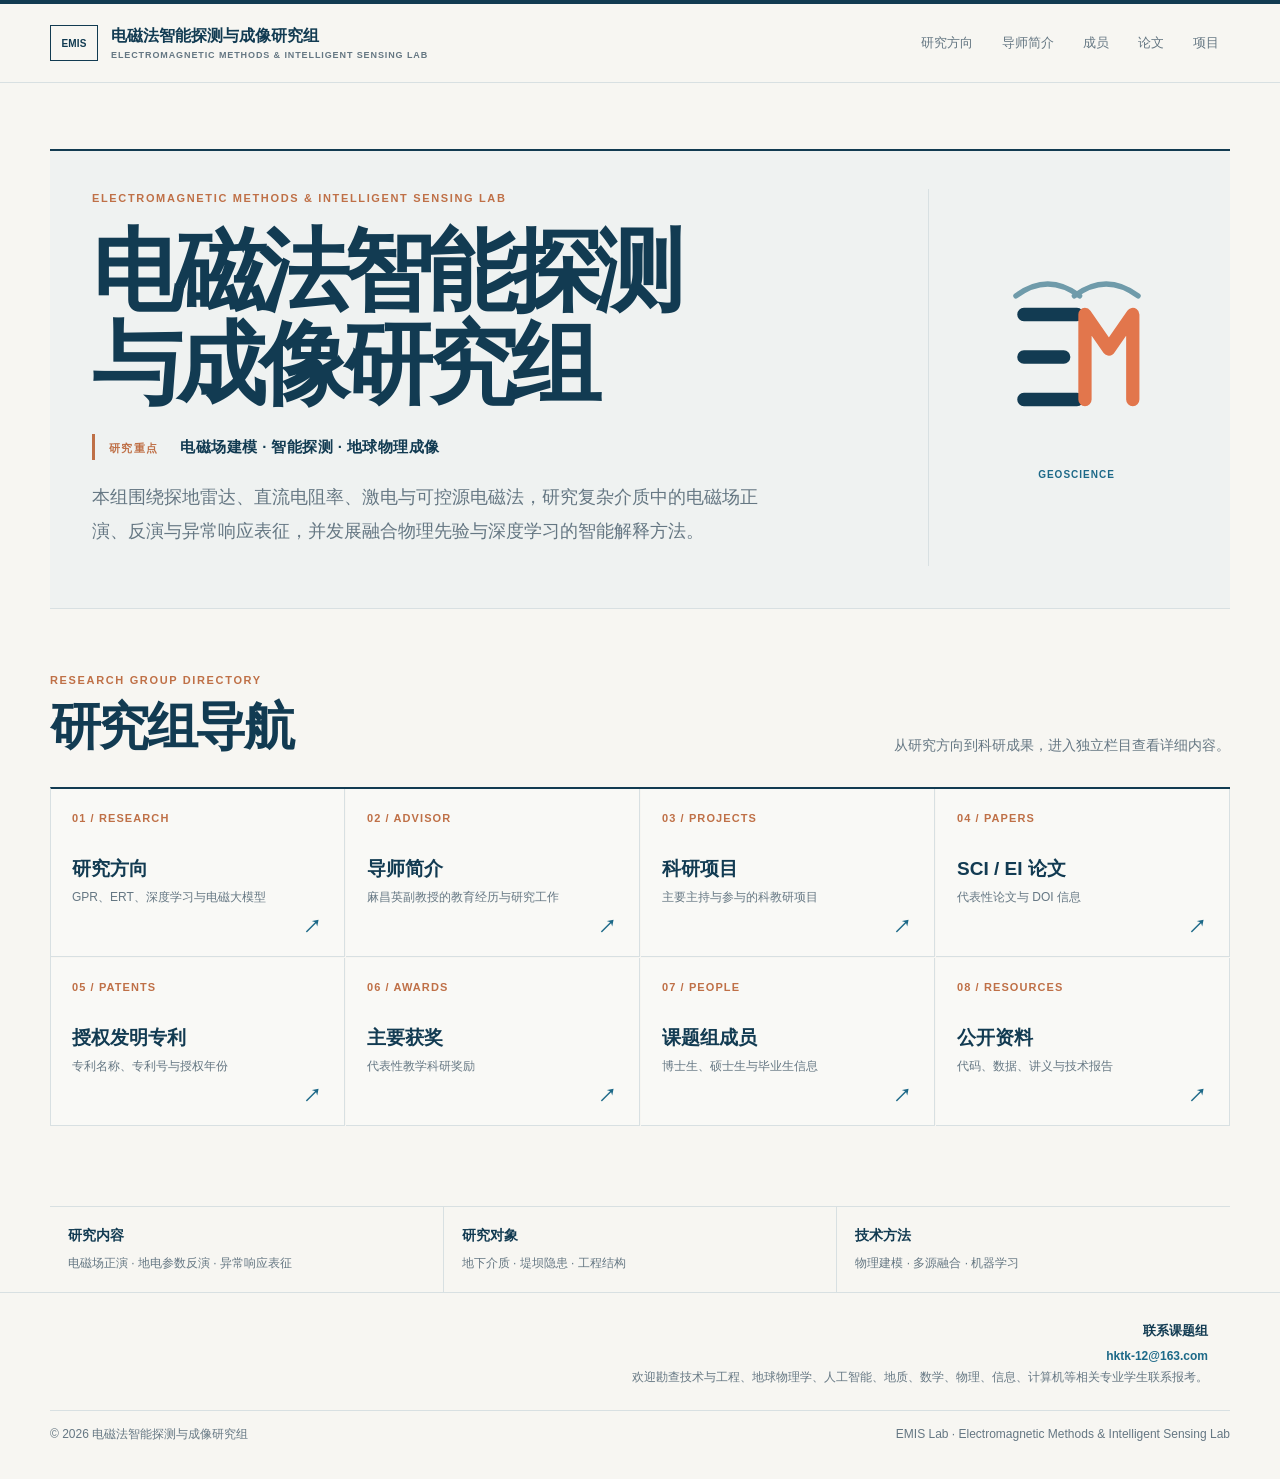
<file: index.html>
<!doctype html>
<!-- EMIS Lab GitHub Pages refresh -->
<html lang="zh-CN">
  <head>
    <meta charset="utf-8" />
    <meta name="viewport" content="width=device-width, initial-scale=1" />
    <meta name="description" content="电磁法智能探测与成像研究组 EMIS Lab 主页。" />
    <title>电磁法智能探测与成像研究组 · EMIS Lab</title>
    <link rel="icon" type="image/svg+xml" href="favicon-emis.svg?v=899bda4" />
    <link rel="stylesheet" href="styles.css" />
  </head>
  <body>
    <header class="site-header"><div class="wrap header-inner"><a class="brand" href="index.html"><span class="brand-mark">EMIS</span><span>电磁法智能探测与成像研究组<small>Electromagnetic Methods &amp; Intelligent Sensing Lab</small></span></a><nav class="top-nav"><a href="research.html">研究方向</a><a href="advisor.html">导师简介</a><a href="people.html">成员</a><a href="publications.html">论文</a><a href="projects.html">项目</a></nav></div></header>
    <main class="home wrap">
      <section class="home-hero"><div class="home-intro"><div class="eyebrow">Electromagnetic Methods &amp; Intelligent Sensing Lab</div><h1>电磁法智能探测<br />与成像研究组</h1><div class="hero-focus"><span>研究重点</span><strong>电磁场建模 · 智能探测 · 地球物理成像</strong></div><p>本组围绕探地雷达、直流电阻率、激电与可控源电磁法，研究复杂介质中的电磁场正演、反演与异常响应表征，并发展融合物理先验与深度学习的智能解释方法。</p></div><div class="hero-visual"><div class="hero-identity"><img class="hero-logo" src="emis-mark.svg" alt="EMIS Lab 课题组图标" /></div><span class="visual-note">GEOSCIENCE</span></div></section>
      <section class="directory"><div class="directory-heading"><div><div class="section-kicker">Research Group Directory</div><h2>研究组导航</h2></div><p>从研究方向到科研成果，进入独立栏目查看详细内容。</p></div><div class="directory-grid"><a class="directory-card" href="research.html"><span>01 / RESEARCH</span><strong>研究方向</strong><small>GPR、ERT、深度学习与电磁大模型</small><span class="card-arrow">↗</span></a><a class="directory-card" href="advisor.html"><span>02 / ADVISOR</span><strong>导师简介</strong><small>麻昌英副教授的教育经历与研究工作</small><span class="card-arrow">↗</span></a><a class="directory-card" href="projects.html"><span>03 / PROJECTS</span><strong>科研项目</strong><small>主要主持与参与的科教研项目</small><span class="card-arrow">↗</span></a><a class="directory-card" href="publications.html"><span>04 / PAPERS</span><strong>SCI / EI 论文</strong><small>代表性论文与 DOI 信息</small><span class="card-arrow">↗</span></a><a class="directory-card" href="patents.html"><span>05 / PATENTS</span><strong>授权发明专利</strong><small>专利名称、专利号与授权年份</small><span class="card-arrow">↗</span></a><a class="directory-card" href="awards.html"><span>06 / AWARDS</span><strong>主要获奖</strong><small>代表性教学科研奖励</small><span class="card-arrow">↗</span></a><a class="directory-card" href="people.html"><span>07 / PEOPLE</span><strong>课题组成员</strong><small>博士生、硕士生与毕业生信息</small><span class="card-arrow">↗</span></a><a class="directory-card" href="resources.html"><span>08 / RESOURCES</span><strong>公开资料</strong><small>代码、数据、讲义与技术报告</small><span class="card-arrow">↗</span></a></div></section>
      <section class="home-note"><div><strong>研究内容</strong><span>电磁场正演 · 地电参数反演 · 异常响应表征</span></div><div><strong>研究对象</strong><span>地下介质 · 堤坝隐患 · 工程结构</span></div><div><strong>技术方法</strong><span>物理建模 · 多源融合 · 机器学习</span></div></section>
    </main>
    <footer class="site-footer"><div class="wrap footer-row"><div class="footer-contact"><strong>联系课题组</strong><a href="mailto:hktk-12@163.com">hktk-12@163.com</a><div>欢迎勘查技术与工程、地球物理学、人工智能、地质、数学、物理、信息、计算机等相关专业学生联系报考。</div></div><div class="footer-meta"><span>© 2026 电磁法智能探测与成像研究组</span><span>EMIS Lab · Electromagnetic Methods &amp; Intelligent Sensing Lab</span></div></div></footer>
  </body>
</html>
</file>
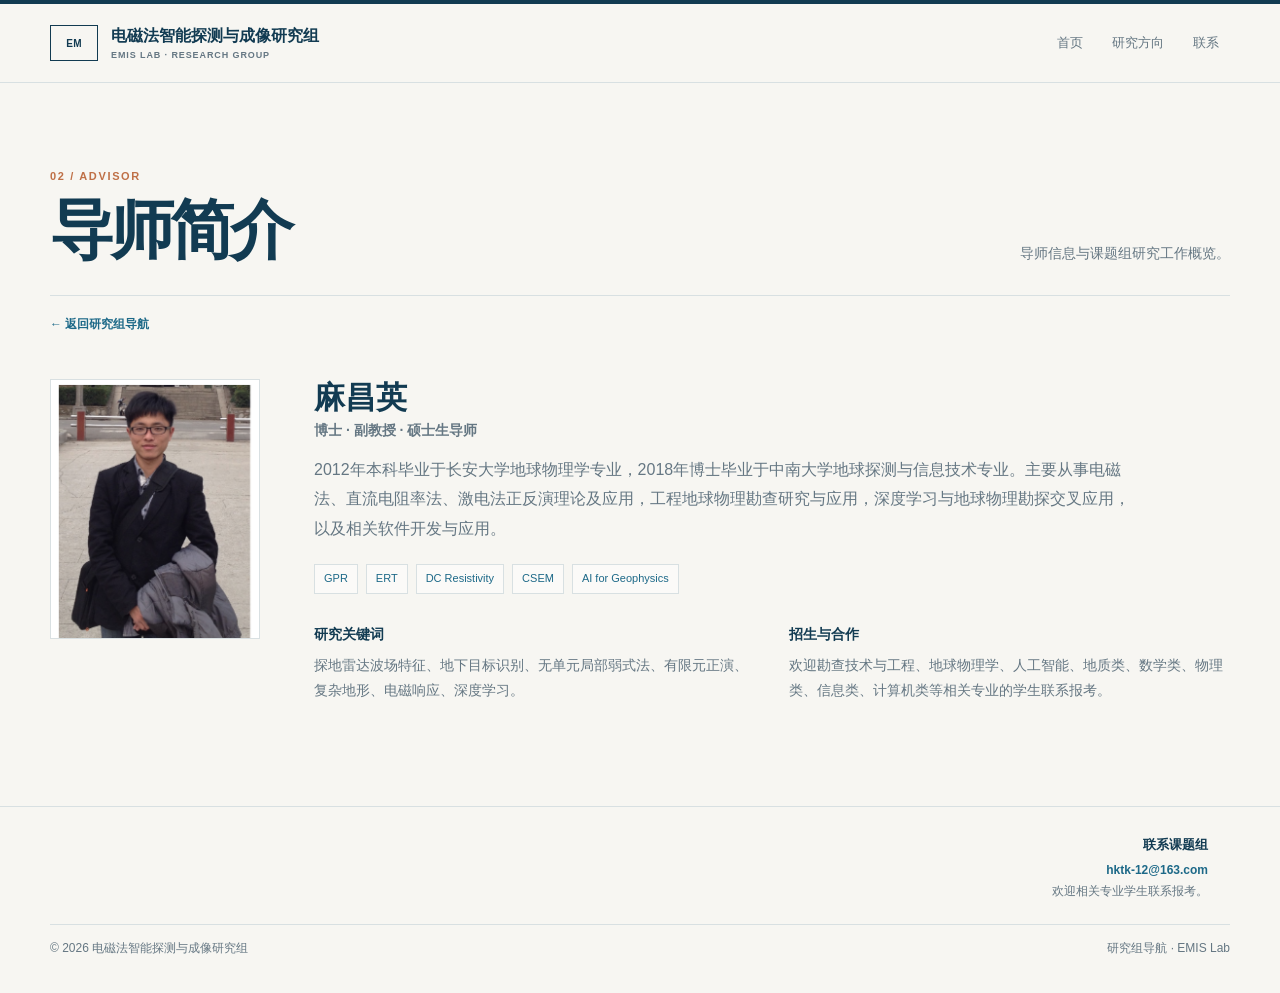
<file: advisor.html>
<!doctype html>
<html lang="zh-CN"><head><meta charset="utf-8" /><meta name="viewport" content="width=device-width, initial-scale=1" /><meta name="description" content="麻昌英副教授简介" /><title>导师简介 · EMIS Lab</title><link rel="icon" href="favicon-emis.svg" /><link rel="stylesheet" href="styles.css" /></head>
<body><header class="site-header"><div class="wrap header-inner"><a class="brand" href="index.html"><span class="brand-mark">EM</span><span>电磁法智能探测与成像研究组<small>EMIS Lab · Research Group</small></span></a><nav class="top-nav"><a href="index.html">首页</a><a href="research.html">研究方向</a><a href="contact.html">联系</a></nav></div></header>
<main class="page wrap"><div class="page-head"><div><div class="page-label">02 / Advisor</div><h1>导师简介</h1></div><p class="page-intro">导师信息与课题组研究工作概览。</p></div><a class="back-link" href="index.html">← 返回研究组导航</a><div class="content"><div class="advisor-grid"><img class="advisor-photo" src="advisor.png" alt="麻昌英副教授照片" /><div class="advisor-main"><h2>麻昌英<span>博士 · 副教授 · 硕士生导师</span></h2><p class="lead">2012年本科毕业于长安大学地球物理学专业，2018年博士毕业于中南大学地球探测与信息技术专业。主要从事电磁法、直流电阻率法、激电法正反演理论及应用，工程地球物理勘查研究与应用，深度学习与地球物理勘探交叉应用，以及相关软件开发与应用。</p><div class="tags"><span>GPR</span><span>ERT</span><span>DC Resistivity</span><span>CSEM</span><span>AI for Geophysics</span></div><div class="two-col"><div><h3>研究关键词</h3><p>探地雷达波场特征、地下目标识别、无单元局部弱式法、有限元正演、复杂地形、电磁响应、深度学习。</p></div><div><h3>招生与合作</h3><p>欢迎勘查技术与工程、地球物理学、人工智能、地质类、数学类、物理类、信息类、计算机类等相关专业的学生联系报考。</p></div></div></div></div></div></main>
<footer class="site-footer"><div class="wrap footer-row"><div class="footer-contact"><strong>联系课题组</strong><a href="mailto:hktk-12@163.com">hktk-12@163.com</a><div>欢迎相关专业学生联系报考。</div></div><div class="footer-meta"><span>© 2026 电磁法智能探测与成像研究组</span><span><a href="index.html">研究组导航</a> · EMIS Lab</span></div></div></footer></body></html>
</file>
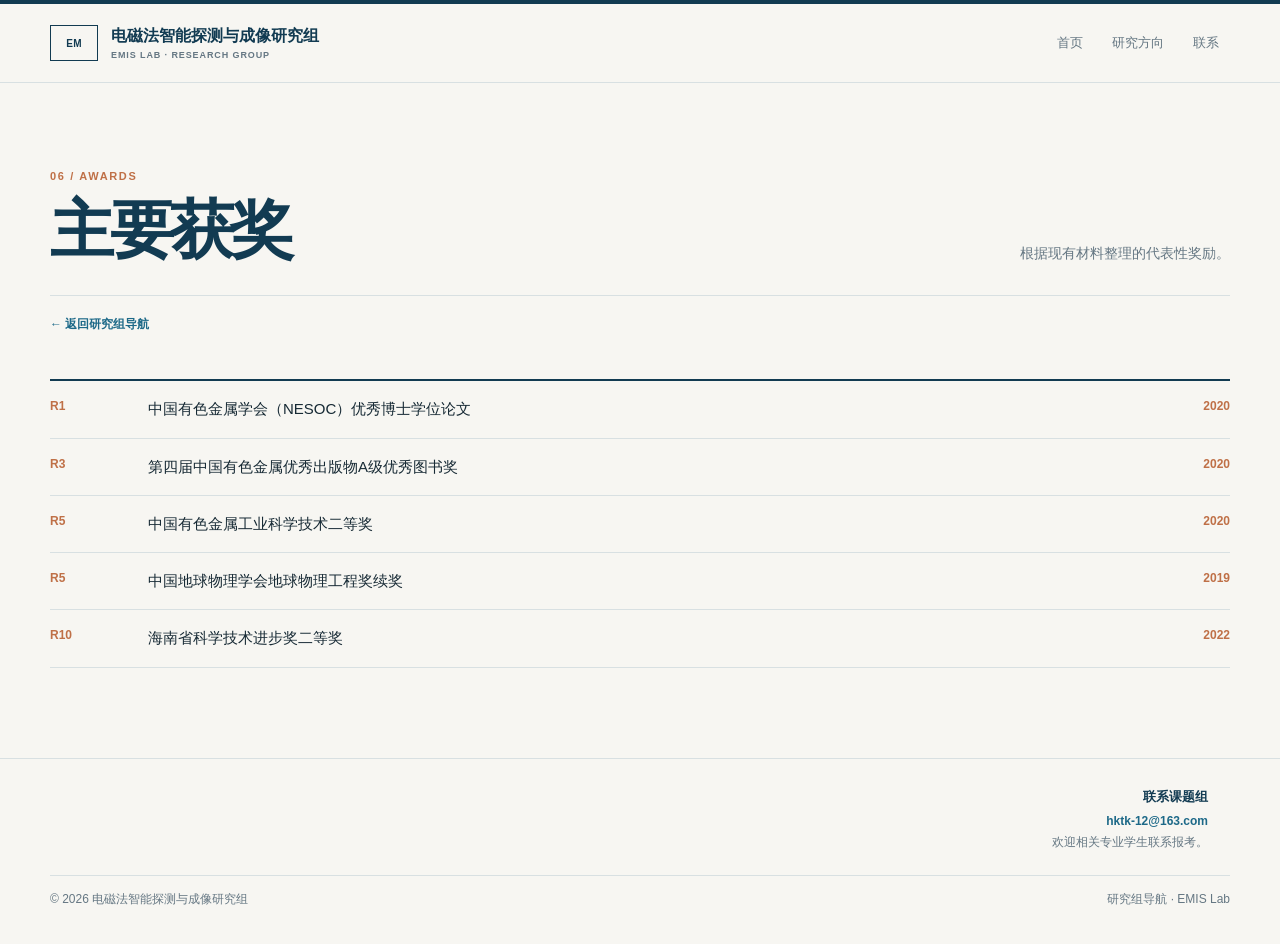
<file: awards.html>
<!doctype html>
<html lang="zh-CN"><head><meta charset="utf-8" /><meta name="viewport" content="width=device-width, initial-scale=1" /><meta name="description" content="EMIS Lab 主要获奖" /><title>主要获奖 · EMIS Lab</title><link rel="icon" href="favicon-emis.svg" /><link rel="stylesheet" href="styles.css" /></head>
<body><header class="site-header"><div class="wrap header-inner"><a class="brand" href="index.html"><span class="brand-mark">EM</span><span>电磁法智能探测与成像研究组<small>EMIS Lab · Research Group</small></span></a><nav class="top-nav"><a href="index.html">首页</a><a href="research.html">研究方向</a><a href="contact.html">联系</a></nav></div></header>
<main class="page wrap"><div class="page-head"><div><div class="page-label">06 / Awards</div><h1>主要获奖</h1></div><p class="page-intro">根据现有材料整理的代表性奖励。</p></div><a class="back-link" href="index.html">← 返回研究组导航</a><div class="content"><div class="awards-list"><div class="award"><div class="award-code">R1</div><div class="award-title">中国有色金属学会（NESOC）优秀博士学位论文</div><div class="award-year">2020</div></div><div class="award"><div class="award-code">R3</div><div class="award-title">第四届中国有色金属优秀出版物A级优秀图书奖</div><div class="award-year">2020</div></div><div class="award"><div class="award-code">R5</div><div class="award-title">中国有色金属工业科学技术二等奖</div><div class="award-year">2020</div></div><div class="award"><div class="award-code">R5</div><div class="award-title">中国地球物理学会地球物理工程奖续奖</div><div class="award-year">2019</div></div><div class="award"><div class="award-code">R10</div><div class="award-title">海南省科学技术进步奖二等奖</div><div class="award-year">2022</div></div></div></div></main>
<footer class="site-footer"><div class="wrap footer-row"><div class="footer-contact"><strong>联系课题组</strong><a href="mailto:hktk-12@163.com">hktk-12@163.com</a><div>欢迎相关专业学生联系报考。</div></div><div class="footer-meta"><span>© 2026 电磁法智能探测与成像研究组</span><span><a href="index.html">研究组导航</a> · EMIS Lab</span></div></div></footer></body></html>
</file>
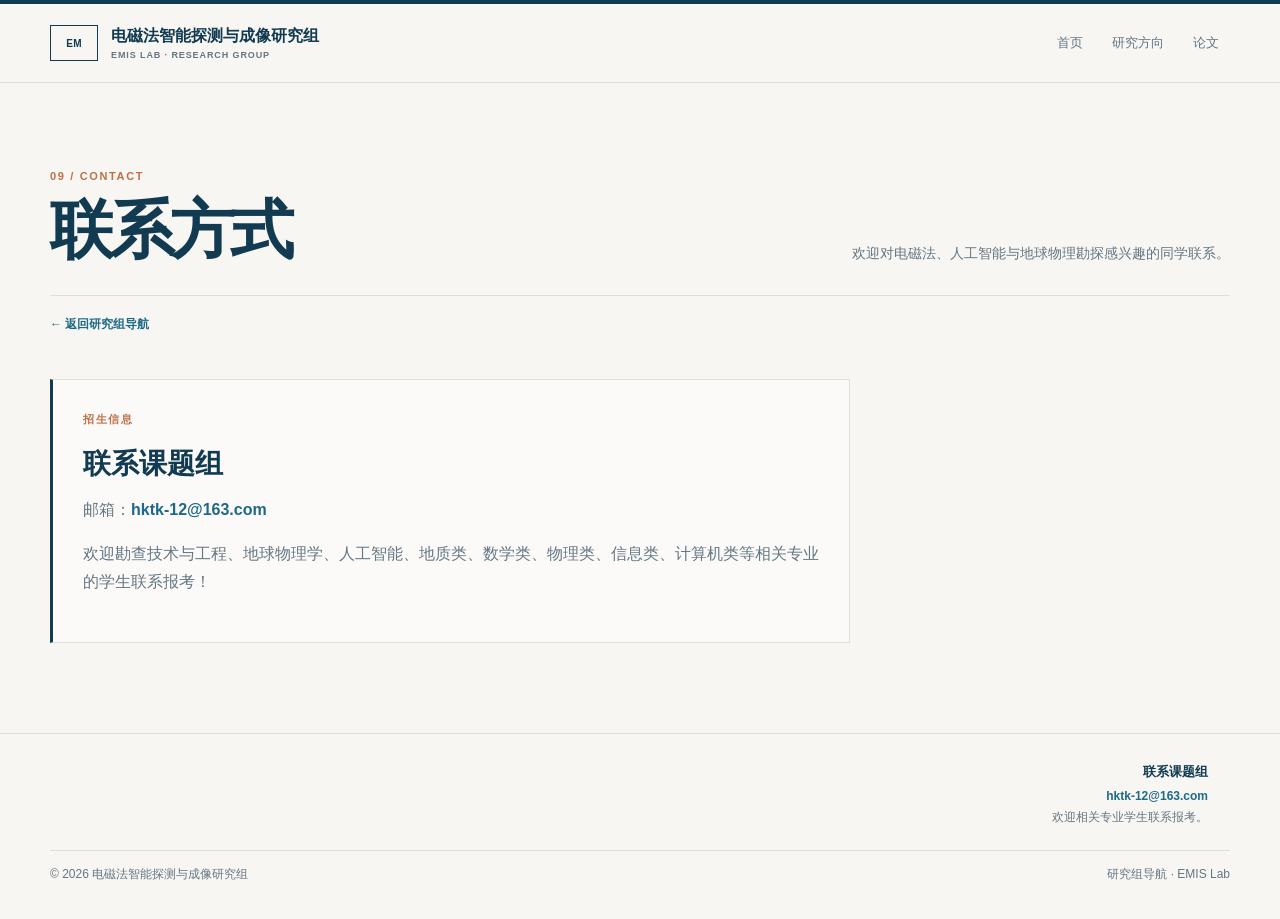
<file: contact.html>
<!doctype html>
<html lang="zh-CN"><head><meta charset="utf-8" /><meta name="viewport" content="width=device-width, initial-scale=1" /><meta name="description" content="联系电磁法智能探测与成像研究组" /><title>联系方式 · EMIS Lab</title><link rel="icon" href="favicon-emis.svg" /><link rel="stylesheet" href="styles.css" /></head>
<body><header class="site-header"><div class="wrap header-inner"><a class="brand" href="index.html"><span class="brand-mark">EM</span><span>电磁法智能探测与成像研究组<small>EMIS Lab · Research Group</small></span></a><nav class="top-nav"><a href="index.html">首页</a><a href="research.html">研究方向</a><a href="publications.html">论文</a></nav></div></header>
<main class="page wrap"><div class="page-head"><div><div class="page-label">09 / Contact</div><h1>联系方式</h1></div><p class="page-intro">欢迎对电磁法、人工智能与地球物理勘探感兴趣的同学联系。</p></div><a class="back-link" href="index.html">← 返回研究组导航</a><div class="content"><div class="contact-box"><div class="section-kicker">招生信息</div><h2>联系课题组</h2><p>邮箱：<a href="mailto:hktk-12@163.com">hktk-12@163.com</a></p><p>欢迎勘查技术与工程、地球物理学、人工智能、地质类、数学类、物理类、信息类、计算机类等相关专业的学生联系报考！</p></div></div></main>
<footer class="site-footer"><div class="wrap footer-row"><div class="footer-contact"><strong>联系课题组</strong><a href="mailto:hktk-12@163.com">hktk-12@163.com</a><div>欢迎相关专业学生联系报考。</div></div><div class="footer-meta"><span>© 2026 电磁法智能探测与成像研究组</span><span><a href="index.html">研究组导航</a> · EMIS Lab</span></div></div></footer></body></html>
</file>
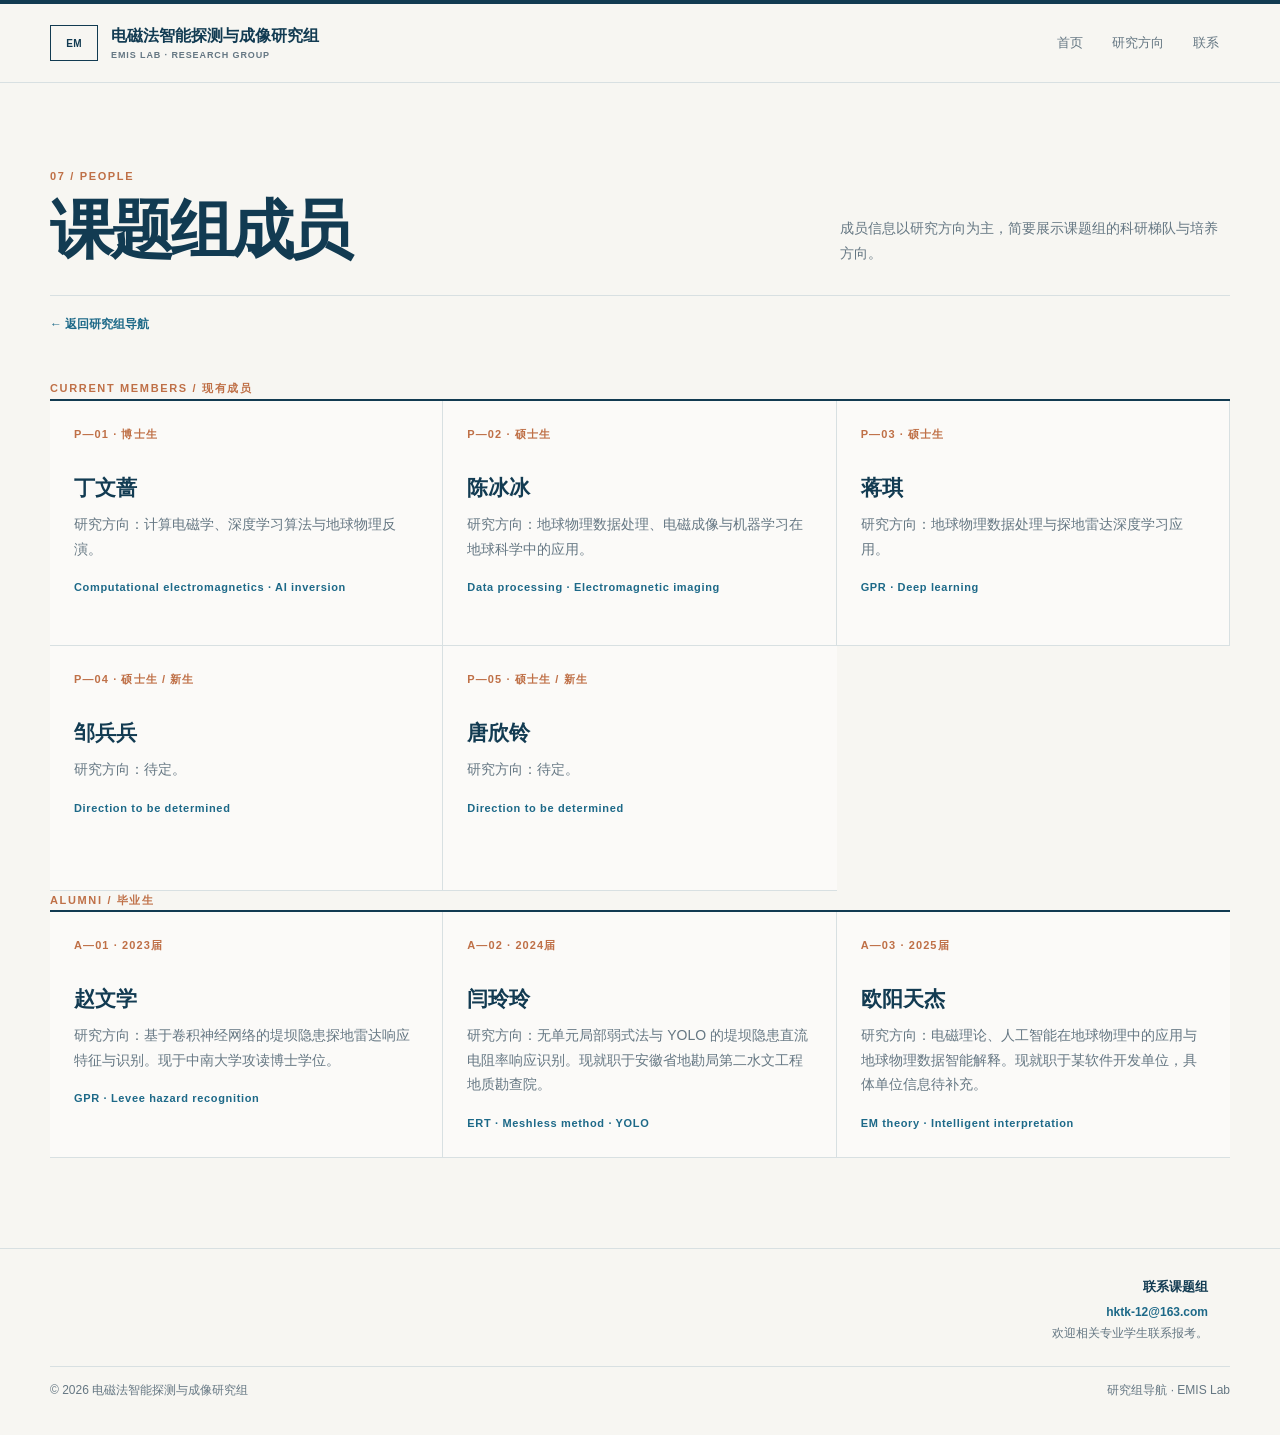
<file: people.html>
<!doctype html>
<html lang="zh-CN">
<head>
  <meta charset="utf-8" />
  <meta name="viewport" content="width=device-width, initial-scale=1" />
  <meta name="description" content="EMIS Lab 课题组成员与毕业生" />
  <title>课题组成员 · EMIS Lab</title>
  <link rel="icon" href="favicon-emis.svg" />
  <link rel="stylesheet" href="styles.css" />
</head>
<body>
  <header class="site-header">
    <div class="wrap header-inner">
      <a class="brand" href="index.html"><span class="brand-mark">EM</span><span>电磁法智能探测与成像研究组<small>EMIS Lab · Research Group</small></span></a>
      <nav class="top-nav"><a href="index.html">首页</a><a href="research.html">研究方向</a><a href="contact.html">联系</a></nav>
    </div>
  </header>
  <main class="page wrap">
    <div class="page-head"><div><div class="page-label">07 / People</div><h1>课题组成员</h1></div><p class="page-intro">成员信息以研究方向为主，简要展示课题组的科研梯队与培养方向。</p></div>
    <a class="back-link" href="index.html">← 返回研究组导航</a>
    <div class="content">
      <div class="section-kicker">Current members / 现有成员</div>
      <div class="research-grid">
        <article class="research-card"><div class="card-no">P—01 · 博士生</div><h2>丁文蔷</h2><p>研究方向：计算电磁学、深度学习算法与地球物理反演。</p><div class="card-tag">Computational electromagnetics · AI inversion</div></article>
        <article class="research-card"><div class="card-no">P—02 · 硕士生</div><h2>陈冰冰</h2><p>研究方向：地球物理数据处理、电磁成像与机器学习在地球科学中的应用。</p><div class="card-tag">Data processing · Electromagnetic imaging</div></article>
        <article class="research-card"><div class="card-no">P—03 · 硕士生</div><h2>蒋琪</h2><p>研究方向：地球物理数据处理与探地雷达深度学习应用。</p><div class="card-tag">GPR · Deep learning</div></article>
        <article class="research-card"><div class="card-no">P—04 · 硕士生 / 新生</div><h2>邹兵兵</h2><p>研究方向：待定。</p><div class="card-tag">Direction to be determined</div></article>
        <article class="research-card"><div class="card-no">P—05 · 硕士生 / 新生</div><h2>唐欣铃</h2><p>研究方向：待定。</p><div class="card-tag">Direction to be determined</div></article>
      </div>
      <div class="section-kicker people-section-kicker">Alumni / 毕业生</div>
      <div class="research-grid">
        <article class="research-card"><div class="card-no">A—01 · 2023届</div><h2>赵文学</h2><p>研究方向：基于卷积神经网络的堤坝隐患探地雷达响应特征与识别。现于中南大学攻读博士学位。</p><div class="card-tag">GPR · Levee hazard recognition</div></article>
        <article class="research-card"><div class="card-no">A—02 · 2024届</div><h2>闫玲玲</h2><p>研究方向：无单元局部弱式法与 YOLO 的堤坝隐患直流电阻率响应识别。现就职于安徽省地勘局第二水文工程地质勘查院。</p><div class="card-tag">ERT · Meshless method · YOLO</div></article>
        <article class="research-card"><div class="card-no">A—03 · 2025届</div><h2>欧阳天杰</h2><p>研究方向：电磁理论、人工智能在地球物理中的应用与地球物理数据智能解释。现就职于某软件开发单位，具体单位信息待补充。</p><div class="card-tag">EM theory · Intelligent interpretation</div></article>
      </div>
    </div>
  </main>
  <footer class="site-footer"><div class="wrap footer-row"><div class="footer-contact"><strong>联系课题组</strong><a href="mailto:hktk-12@163.com">hktk-12@163.com</a><div>欢迎相关专业学生联系报考。</div></div><div class="footer-meta"><span>© 2026 电磁法智能探测与成像研究组</span><span><a href="index.html">研究组导航</a> · EMIS Lab</span></div></div></footer>
</body>
</html>
</file>
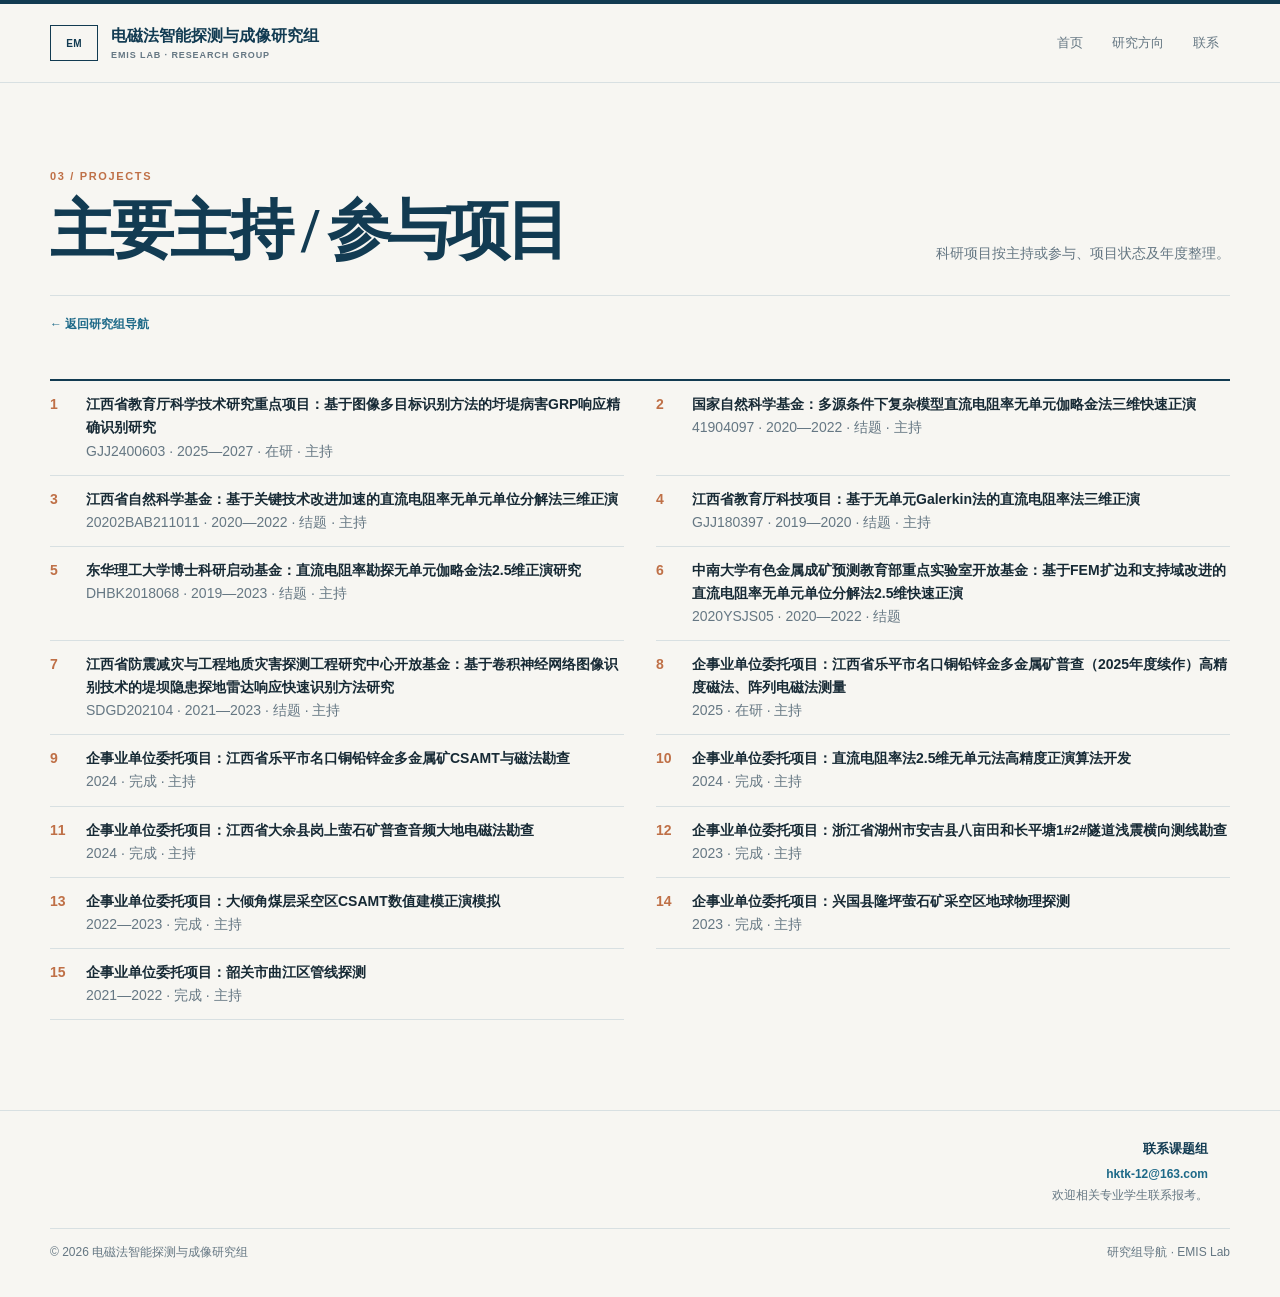
<file: projects.html>
<!doctype html>
<html lang="zh-CN"><head><meta charset="utf-8" /><meta name="viewport" content="width=device-width, initial-scale=1" /><meta name="description" content="EMIS Lab 科研项目" /><title>科研项目 · EMIS Lab</title><link rel="icon" href="favicon-emis.svg" /><link rel="stylesheet" href="styles.css" /></head>
<body><header class="site-header"><div class="wrap header-inner"><a class="brand" href="index.html"><span class="brand-mark">EM</span><span>电磁法智能探测与成像研究组<small>EMIS Lab · Research Group</small></span></a><nav class="top-nav"><a href="index.html">首页</a><a href="research.html">研究方向</a><a href="contact.html">联系</a></nav></div></header>
<main class="page wrap"><div class="page-head"><div><div class="page-label">03 / Projects</div><h1>主要主持 / 参与项目</h1></div><p class="page-intro">科研项目按主持或参与、项目状态及年度整理。</p></div><a class="back-link" href="index.html">← 返回研究组导航</a><div class="content"><ol class="projects-list"><li><div><strong>江西省教育厅科学技术研究重点项目：基于图像多目标识别方法的圩堤病害GRP响应精确识别研究</strong><br />GJJ2400603 · 2025—2027 · 在研 · 主持</div></li><li><div><strong>国家自然科学基金：多源条件下复杂模型直流电阻率无单元伽略金法三维快速正演</strong><br />41904097 · 2020—2022 · 结题 · 主持</div></li><li><div><strong>江西省自然科学基金：基于关键技术改进加速的直流电阻率无单元单位分解法三维正演</strong><br />20202BAB211011 · 2020—2022 · 结题 · 主持</div></li><li><div><strong>江西省教育厅科技项目：基于无单元Galerkin法的直流电阻率法三维正演</strong><br />GJJ180397 · 2019—2020 · 结题 · 主持</div></li><li><div><strong>东华理工大学博士科研启动基金：直流电阻率勘探无单元伽略金法2.5维正演研究</strong><br />DHBK2018068 · 2019—2023 · 结题 · 主持</div></li><li><div><strong>中南大学有色金属成矿预测教育部重点实验室开放基金：基于FEM扩边和支持域改进的直流电阻率无单元单位分解法2.5维快速正演</strong><br />2020YSJS05 · 2020—2022 · 结题</div></li><li><div><strong>江西省防震减灾与工程地质灾害探测工程研究中心开放基金：基于卷积神经网络图像识别技术的堤坝隐患探地雷达响应快速识别方法研究</strong><br />SDGD202104 · 2021—2023 · 结题 · 主持</div></li><li><div><strong>企事业单位委托项目：江西省乐平市名口铜铅锌金多金属矿普查（2025年度续作）高精度磁法、阵列电磁法测量</strong><br />2025 · 在研 · 主持</div></li><li><div><strong>企事业单位委托项目：江西省乐平市名口铜铅锌金多金属矿CSAMT与磁法勘查</strong><br />2024 · 完成 · 主持</div></li><li><div><strong>企事业单位委托项目：直流电阻率法2.5维无单元法高精度正演算法开发</strong><br />2024 · 完成 · 主持</div></li><li><div><strong>企事业单位委托项目：江西省大余县岗上萤石矿普查音频大地电磁法勘查</strong><br />2024 · 完成 · 主持</div></li><li><div><strong>企事业单位委托项目：浙江省湖州市安吉县八亩田和长平塘1#2#隧道浅震横向测线勘查</strong><br />2023 · 完成 · 主持</div></li><li><div><strong>企事业单位委托项目：大倾角煤层采空区CSAMT数值建模正演模拟</strong><br />2022—2023 · 完成 · 主持</div></li><li><div><strong>企事业单位委托项目：兴国县隆坪萤石矿采空区地球物理探测</strong><br />2023 · 完成 · 主持</div></li><li><div><strong>企事业单位委托项目：韶关市曲江区管线探测</strong><br />2021—2022 · 完成 · 主持</div></li></ol></div></main>
<footer class="site-footer"><div class="wrap footer-row"><div class="footer-contact"><strong>联系课题组</strong><a href="mailto:hktk-12@163.com">hktk-12@163.com</a><div>欢迎相关专业学生联系报考。</div></div><div class="footer-meta"><span>© 2026 电磁法智能探测与成像研究组</span><span><a href="index.html">研究组导航</a> · EMIS Lab</span></div></div></footer></body></html>
</file>
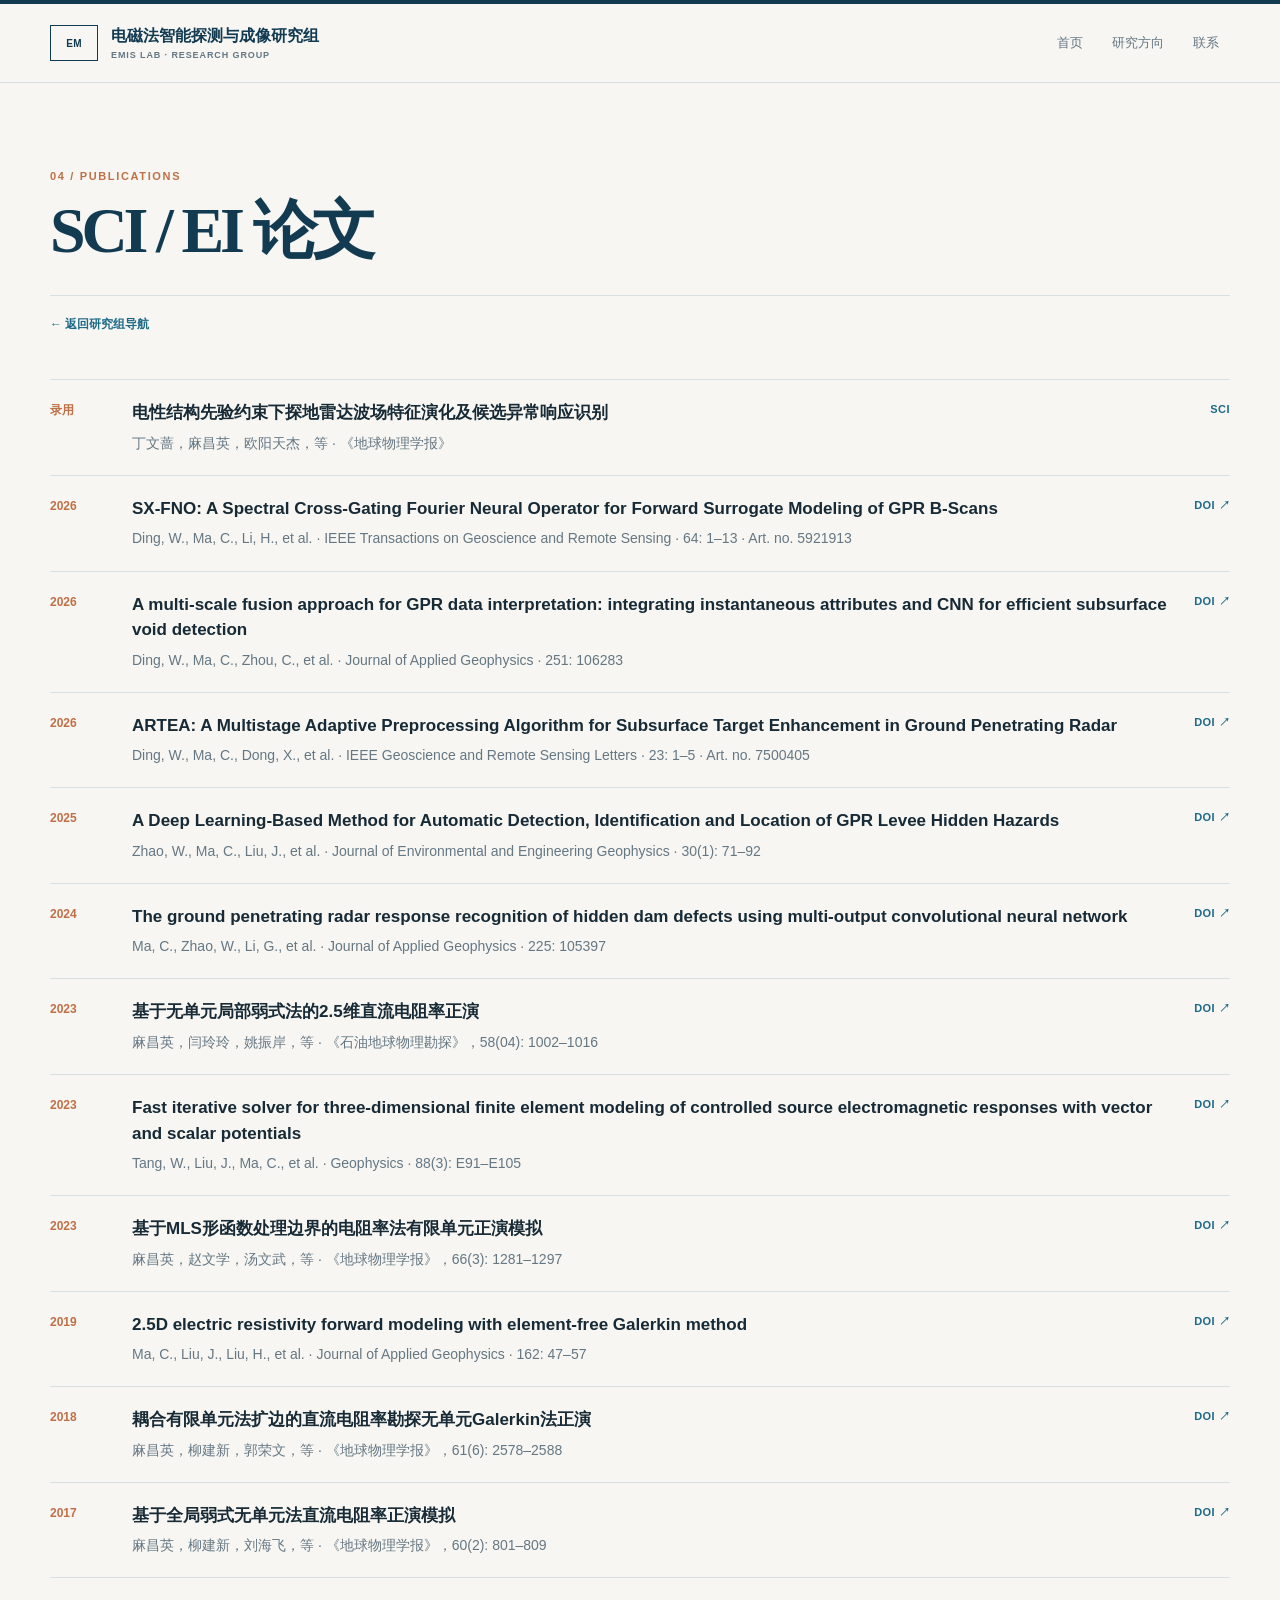
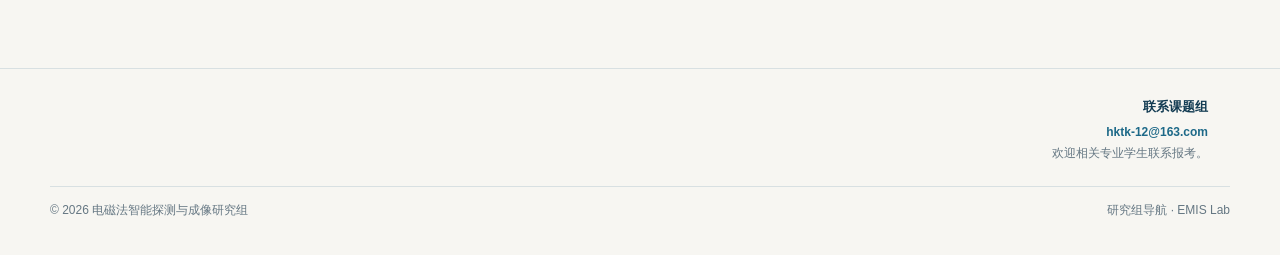
<file: publications.html>
<!doctype html>
<html lang="zh-CN">
<head>
  <meta charset="utf-8" />
  <meta name="viewport" content="width=device-width, initial-scale=1" />
  <meta name="description" content="EMIS Lab SCI、EI 论文与代表性学术成果" />
  <title>SCI / EI 论文 · EMIS Lab</title>
  <link rel="icon" href="favicon-emis.svg" />
  <link rel="stylesheet" href="styles.css" />
</head>
<body>
  <header class="site-header">
    <div class="wrap header-inner">
      <a class="brand" href="index.html"><span class="brand-mark">EM</span><span>电磁法智能探测与成像研究组<small>EMIS Lab · Research Group</small></span></a>
      <nav class="top-nav"><a href="index.html">首页</a><a href="research.html">研究方向</a><a href="contact.html">联系</a></nav>
    </div>
  </header>
  <main class="page wrap">
    <div class="page-head"><div><div class="page-label">04 / Publications</div><h1>SCI / EI 论文</h1></div></div>
    <a class="back-link" href="index.html">← 返回研究组导航</a>
    <div class="content">
      <article class="publication"><div class="pub-year">录用</div><div><h2>电性结构先验约束下探地雷达波场特征演化及候选异常响应识别</h2><p>丁文蔷，麻昌英，欧阳天杰，等 · 《地球物理学报》</p></div><span class="pub-link">SCI</span></article>
      <article class="publication"><div class="pub-year">2026</div><div><h2>SX-FNO: A Spectral Cross-Gating Fourier Neural Operator for Forward Surrogate Modeling of GPR B-Scans</h2><p>Ding, W., Ma, C., Li, H., et al. · IEEE Transactions on Geoscience and Remote Sensing · 64: 1–13 · Art. no. 5921913</p></div><a class="pub-link" href="https://doi.org/10.1109/TGRS.2026.3746483" target="_blank" rel="noreferrer">DOI ↗</a></article>
      <article class="publication"><div class="pub-year">2026</div><div><h2>A multi-scale fusion approach for GPR data interpretation: integrating instantaneous attributes and CNN for efficient subsurface void detection</h2><p>Ding, W., Ma, C., Zhou, C., et al. · Journal of Applied Geophysics · 251: 106283</p></div><a class="pub-link" href="https://doi.org/10.1016/j.jappgeo.2026.106283" target="_blank" rel="noreferrer">DOI ↗</a></article>
      <article class="publication"><div class="pub-year">2026</div><div><h2>ARTEA: A Multistage Adaptive Preprocessing Algorithm for Subsurface Target Enhancement in Ground Penetrating Radar</h2><p>Ding, W., Ma, C., Dong, X., et al. · IEEE Geoscience and Remote Sensing Letters · 23: 1–5 · Art. no. 7500405</p></div><a class="pub-link" href="https://doi.org/10.1109/LGRS.2025.3634350" target="_blank" rel="noreferrer">DOI ↗</a></article>
      <article class="publication"><div class="pub-year">2025</div><div><h2>A Deep Learning-Based Method for Automatic Detection, Identification and Location of GPR Levee Hidden Hazards</h2><p>Zhao, W., Ma, C., Liu, J., et al. · Journal of Environmental and Engineering Geophysics · 30(1): 71–92</p></div><a class="pub-link" href="https://doi.org/10.32389/JEEG24-053" target="_blank" rel="noreferrer">DOI ↗</a></article>
      <article class="publication"><div class="pub-year">2024</div><div><h2>The ground penetrating radar response recognition of hidden dam defects using multi-output convolutional neural network</h2><p>Ma, C., Zhao, W., Li, G., et al. · Journal of Applied Geophysics · 225: 105397</p></div><a class="pub-link" href="https://doi.org/10.1016/j.jappgeo.2024.105397" target="_blank" rel="noreferrer">DOI ↗</a></article>
      <article class="publication"><div class="pub-year">2023</div><div><h2>基于无单元局部弱式法的2.5维直流电阻率正演</h2><p>麻昌英，闫玲玲，姚振岸，等 · 《石油地球物理勘探》，58(04): 1002–1016</p></div><a class="pub-link" href="https://doi.org/10.13810/j.cnki.issn.1000-7210.2023.04.025" target="_blank" rel="noreferrer">DOI ↗</a></article>
      <article class="publication"><div class="pub-year">2023</div><div><h2>Fast iterative solver for three-dimensional finite element modeling of controlled source electromagnetic responses with vector and scalar potentials</h2><p>Tang, W., Liu, J., Ma, C., et al. · Geophysics · 88(3): E91–E105</p></div><a class="pub-link" href="https://doi.org/10.1190/geo2022-0389.1" target="_blank" rel="noreferrer">DOI ↗</a></article>
      <article class="publication"><div class="pub-year">2023</div><div><h2>基于MLS形函数处理边界的电阻率法有限单元正演模拟</h2><p>麻昌英，赵文学，汤文武，等 · 《地球物理学报》，66(3): 1281–1297</p></div><a class="pub-link" href="https://doi.org/10.6038/cjg2022Q0133" target="_blank" rel="noreferrer">DOI ↗</a></article>
      <article class="publication"><div class="pub-year">2019</div><div><h2>2.5D electric resistivity forward modeling with element-free Galerkin method</h2><p>Ma, C., Liu, J., Liu, H., et al. · Journal of Applied Geophysics · 162: 47–57</p></div><a class="pub-link" href="https://doi.org/10.1016/j.jappgeo.2018.12.021" target="_blank" rel="noreferrer">DOI ↗</a></article>
      <article class="publication"><div class="pub-year">2018</div><div><h2>耦合有限单元法扩边的直流电阻率勘探无单元Galerkin法正演</h2><p>麻昌英，柳建新，郭荣文，等 · 《地球物理学报》，61(6): 2578–2588</p></div><a class="pub-link" href="http://www.geophy.cn/article/doi/10.6038/cjg2018L0492" target="_blank" rel="noreferrer">DOI ↗</a></article>
      <article class="publication"><div class="pub-year">2017</div><div><h2>基于全局弱式无单元法直流电阻率正演模拟</h2><p>麻昌英，柳建新，刘海飞，等 · 《地球物理学报》，60(2): 801–809</p></div><a class="pub-link" href="http://www.geophy.cn/article/doi/10.6038/cjg20170230" target="_blank" rel="noreferrer">DOI ↗</a></article>
    </div>
  </main>
  <footer class="site-footer"><div class="wrap footer-row"><div class="footer-contact"><strong>联系课题组</strong><a href="mailto:hktk-12@163.com">hktk-12@163.com</a><div>欢迎相关专业学生联系报考。</div></div><div class="footer-meta"><span>© 2026 电磁法智能探测与成像研究组</span><span><a href="index.html">研究组导航</a> · EMIS Lab</span></div></div></footer>
</body>
</html>
</file>
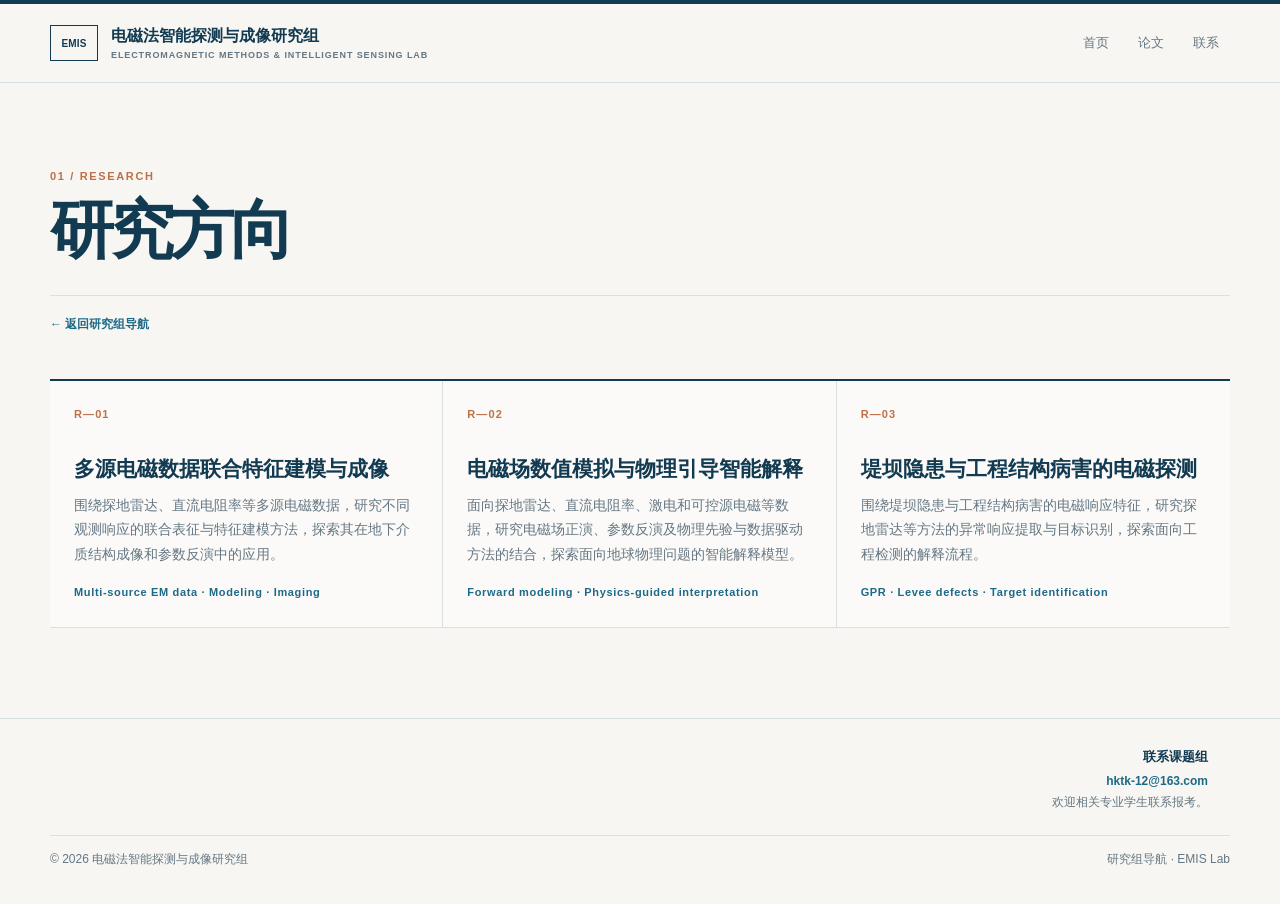
<file: research.html>
<!doctype html>
<html lang="zh-CN">
<head>
  <meta charset="utf-8" />
  <meta name="viewport" content="width=device-width, initial-scale=1" />
  <meta name="description" content="EMIS Lab 研究方向" />
  <title>研究方向 · EMIS Lab</title>
  <link rel="icon" href="favicon-emis.svg" />
  <link rel="stylesheet" href="styles.css" />
</head>
<body>
  <header class="site-header">
    <div class="wrap header-inner">
      <a class="brand" href="index.html"><span class="brand-mark">EMIS</span><span>电磁法智能探测与成像研究组<small>Electromagnetic Methods &amp; Intelligent Sensing Lab</small></span></a>
      <nav class="top-nav"><a href="index.html">首页</a><a href="publications.html">论文</a><a href="contact.html">联系</a></nav>
    </div>
  </header>
  <main class="page wrap">
    <div class="page-head"><div><div class="page-label">01 / Research</div><h1>研究方向</h1></div></div>
    <a class="back-link" href="index.html">← 返回研究组导航</a>
    <div class="content">
      <div class="research-grid">
        <article class="research-card"><div class="card-no">R—01</div><h2>多源电磁数据联合特征建模与成像</h2><p>围绕探地雷达、直流电阻率等多源电磁数据，研究不同观测响应的联合表征与特征建模方法，探索其在地下介质结构成像和参数反演中的应用。</p><div class="card-tag">Multi-source EM data · Modeling · Imaging</div></article>
        <article class="research-card"><div class="card-no">R—02</div><h2>电磁场数值模拟与物理引导智能解释</h2><p>面向探地雷达、直流电阻率、激电和可控源电磁等数据，研究电磁场正演、参数反演及物理先验与数据驱动方法的结合，探索面向地球物理问题的智能解释模型。</p><div class="card-tag">Forward modeling · Physics-guided interpretation</div></article>
        <article class="research-card"><div class="card-no">R—03</div><h2>堤坝隐患与工程结构病害的电磁探测</h2><p>围绕堤坝隐患与工程结构病害的电磁响应特征，研究探地雷达等方法的异常响应提取与目标识别，探索面向工程检测的解释流程。</p><div class="card-tag">GPR · Levee defects · Target identification</div></article>
      </div>
    </div>
  </main>
  <footer class="site-footer"><div class="wrap footer-row"><div class="footer-contact"><strong>联系课题组</strong><a href="mailto:hktk-12@163.com">hktk-12@163.com</a><div>欢迎相关专业学生联系报考。</div></div><div class="footer-meta"><span>© 2026 电磁法智能探测与成像研究组</span><span><a href="index.html">研究组导航</a> · EMIS Lab</span></div></div></footer>
</body>
</html>
</file>
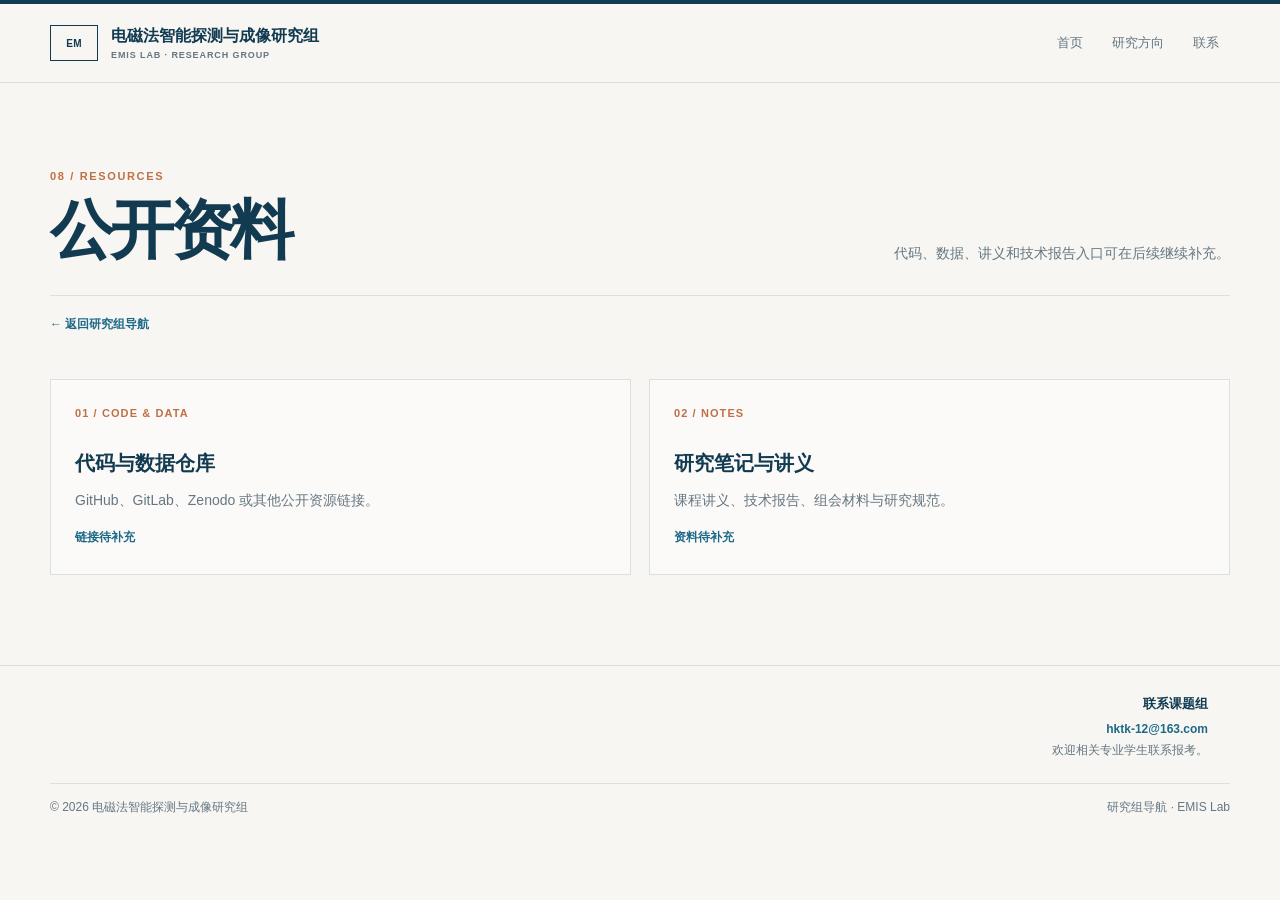
<file: resources.html>
<!doctype html>
<html lang="zh-CN"><head><meta charset="utf-8" /><meta name="viewport" content="width=device-width, initial-scale=1" /><meta name="description" content="EMIS Lab 公开资料" /><title>公开资料 · EMIS Lab</title><link rel="icon" href="favicon-emis.svg" /><link rel="stylesheet" href="styles.css" /></head>
<body><header class="site-header"><div class="wrap header-inner"><a class="brand" href="index.html"><span class="brand-mark">EM</span><span>电磁法智能探测与成像研究组<small>EMIS Lab · Research Group</small></span></a><nav class="top-nav"><a href="index.html">首页</a><a href="research.html">研究方向</a><a href="contact.html">联系</a></nav></div></header>
<main class="page wrap"><div class="page-head"><div><div class="page-label">08 / Resources</div><h1>公开资料</h1></div><p class="page-intro">代码、数据、讲义和技术报告入口可在后续继续补充。</p></div><a class="back-link" href="index.html">← 返回研究组导航</a><div class="content"><div class="resource-grid"><div class="resource"><div class="card-no">01 / CODE &amp; DATA</div><h2>代码与数据仓库</h2><p>GitHub、GitLab、Zenodo 或其他公开资源链接。</p><span class="resource-link">链接待补充</span></div><div class="resource"><div class="card-no">02 / NOTES</div><h2>研究笔记与讲义</h2><p>课程讲义、技术报告、组会材料与研究规范。</p><span class="resource-link">资料待补充</span></div></div></div></main>
<footer class="site-footer"><div class="wrap footer-row"><div class="footer-contact"><strong>联系课题组</strong><a href="mailto:hktk-12@163.com">hktk-12@163.com</a><div>欢迎相关专业学生联系报考。</div></div><div class="footer-meta"><span>© 2026 电磁法智能探测与成像研究组</span><span><a href="index.html">研究组导航</a> · EMIS Lab</span></div></div></footer></body></html>
</file>
<file: styles.css>
:root { --ink:#172a35; --muted:#657783; --paper:#f7f6f2; --card:#fff; --line:#d8e0e2; --navy:#123b52; --blue:#1d6988; --rust:#bf7047; --soft-blue:#e9f0f1; --max:1180px; }
* { box-sizing:border-box; }
html { scroll-behavior:smooth; }
body { margin:0; color:var(--ink); background:var(--paper); font-family:"Noto Sans SC","PingFang SC","Microsoft YaHei",sans-serif; font-size:16px; line-height:1.75; }
a { color:inherit; text-decoration:none; }
a:focus-visible { outline:3px solid var(--rust); outline-offset:3px; }
.wrap { width:min(calc(100% - 56px),var(--max)); margin:0 auto; }
.site-header { position:sticky; top:0; z-index:10; border-top:4px solid var(--navy); border-bottom:1px solid var(--line); background:rgba(247,246,242,.94); backdrop-filter:blur(12px); }
.header-inner { min-height:78px; display:flex; align-items:center; justify-content:space-between; gap:30px; }
.brand { display:inline-flex; align-items:center; gap:13px; color:var(--navy); font-weight:800; line-height:1.3; }
.brand-mark { width:48px; height:36px; display:grid; place-items:center; border:1px solid var(--navy); color:var(--navy); font-size:10px; font-weight:800; letter-spacing:.02em; }
.brand small { display:block; margin-top:4px; color:var(--muted); font-size:9px; font-weight:700; letter-spacing:.1em; line-height:1; text-transform:uppercase; }
.top-nav { display:flex; flex-wrap:wrap; justify-content:flex-end; gap:7px; color:var(--muted); font-size:13px; }
.top-nav a { padding:7px 10px; border:1px solid transparent; }
.top-nav a:hover { border-color:var(--line); color:var(--navy); background:#fff; }
.top-nav a[href="/contact.html"] { display:none; }
.home { padding-top:66px; }
.home-hero { display:grid; grid-template-columns:minmax(0,1fr) 260px; gap:44px; align-items:stretch; padding:38px 42px 42px; border-top:2px solid var(--navy); border-bottom:1px solid var(--line); background:rgba(233,240,241,.52); }
.eyebrow,.section-kicker,.page-label { color:var(--rust); font-size:11px; font-weight:800; letter-spacing:.15em; text-transform:uppercase; }
h1,h2,h3,p { margin-top:0; }
.home-intro h1 { max-width:780px; margin:17px 0 22px; color:var(--navy); font-family:"Noto Serif SC","Songti SC","STSong",serif; font-size:clamp(3rem,7vw,6.4rem); font-weight:600; letter-spacing:-.07em; line-height:1.04; }
.hero-focus { display:flex; flex-wrap:wrap; align-items:baseline; gap:14px 22px; margin:0 0 20px; padding-left:14px; border-left:3px solid var(--rust); }
.hero-focus span { color:var(--rust); font-size:11px; font-weight:800; letter-spacing:.12em; }
.hero-focus strong { color:var(--navy); font-size:15px; font-weight:700; letter-spacing:.03em; }
.home-intro > p { max-width:680px; color:var(--muted); font-size:18px; line-height:1.9; }
.home-meta { display:flex; flex-wrap:wrap; gap:9px; margin-top:27px; color:var(--blue); font-size:12px; }
.home-meta span { padding:5px 10px; border:1px solid var(--line); background:rgba(255,255,255,.45); }
.hero-visual { position:relative; min-height:315px; display:flex; flex-direction:column; align-items:center; justify-content:center; gap:24px; padding-left:36px; border-left:1px solid var(--line); }
.hero-identity { display:flex; align-items:center; justify-content:center; }
.hero-logo { width:170px; height:170px; flex:none; }
.visual-note { color:var(--blue); font-size:10px; font-weight:800; letter-spacing:.1em; }
.directory { padding:62px 0 80px; }
.directory-heading { display:flex; align-items:end; justify-content:space-between; gap:25px; }
.directory h2 { margin:8px 0 0; color:var(--navy); font-size:clamp(2rem,4vw,3.2rem); letter-spacing:-.05em; line-height:1.15; }
.directory-heading p { max-width:360px; margin:0; color:var(--muted); font-size:14px; text-align:right; }
.directory-grid { display:grid; grid-template-columns:repeat(4,1fr); gap:1px; margin-top:30px; border-top:2px solid var(--navy); border-left:1px solid var(--line); }
.directory-card { min-height:168px; display:flex; flex-direction:column; padding:20px 21px; border-right:1px solid var(--line); border-bottom:1px solid var(--line); background:rgba(255,255,255,.28); transition:transform .16s ease,background .16s ease; }
.directory-card:hover { transform:translateY(-3px); background:var(--card); }
.directory-card span { color:var(--rust); font-size:11px; font-weight:800; letter-spacing:.1em; }
.directory-card strong { margin-top:27px; color:var(--navy); font-size:19px; line-height:1.35; }
.directory-card small { margin-top:7px; color:var(--muted); font-size:12px; line-height:1.6; }
.directory-card .card-arrow { margin-top:auto; color:var(--blue); font-size:18px; line-height:1; text-align:right; }
.home-note { display:grid; grid-template-columns:1fr 1fr 1fr; gap:1px; border-top:1px solid var(--line); background:var(--line); }
.home-note div { padding:16px 18px; background:var(--paper); }
.home-note strong { display:block; color:var(--navy); font-size:14px; }
.home-note span { color:var(--muted); font-size:12px; }
.page { padding:54px 0 90px; }
.page-head { display:flex; justify-content:space-between; align-items:end; gap:35px; padding:30px 0 30px; border-bottom:1px solid var(--line); }
.page-head h1 { max-width:820px; margin:10px 0 0; color:var(--navy); font-family:"Noto Serif SC","Songti SC","STSong",serif; font-size:clamp(2.5rem,5vw,4.8rem); font-weight:600; letter-spacing:-.065em; line-height:1.08; }
.page-intro { max-width:390px; margin:0; color:var(--muted); font-size:14px; }
.back-link { display:inline-block; margin:18px 0 0; color:var(--blue); font-size:12px; font-weight:800; }
.content { padding-top:42px; }
.research-grid { display:grid; grid-template-columns:repeat(3,1fr); border-top:2px solid var(--navy); }
.research-card { min-height:245px; padding:24px; border-right:1px solid var(--line); border-bottom:1px solid var(--line); background:rgba(255,255,255,.42); }
.research-card:last-child { border-right:0; }
.card-no { color:var(--rust); font-size:11px; font-weight:800; letter-spacing:.1em; }
.research-card h2 { margin:30px 0 10px; color:var(--navy); font-size:21px; line-height:1.35; }
.research-card p { margin:0; color:var(--muted); font-size:14px; }
.card-tag { margin-top:17px; color:var(--blue); font-size:11px; font-weight:800; letter-spacing:.06em; }
.advisor-grid { display:grid; grid-template-columns:220px minmax(0,1fr); gap:44px; align-items:start; }
.advisor-photo { width:210px; aspect-ratio:214 / 265; object-fit:cover; border:1px solid var(--line); filter:saturate(.9); }
.advisor-main h2 { margin:0 0 15px; color:var(--navy); font-size:31px; line-height:1.25; }
.advisor-main h2 span { display:block; margin-top:4px; color:var(--muted); font-size:14px; font-weight:600; }
.lead { max-width:820px; color:var(--muted); font-size:16px; line-height:1.85; }
.tags { display:flex; flex-wrap:wrap; gap:8px; margin:21px 0 28px; }
.tags span { padding:4px 9px; border:1px solid var(--line); color:var(--blue); background:rgba(255,255,255,.4); font-size:11px; }
.two-col { display:grid; grid-template-columns:1fr 1fr; gap:34px; margin-top:25px; }
.two-col h3 { margin:0 0 7px; color:var(--navy); font-size:14px; }
.two-col p { color:var(--muted); font-size:14px; }
.projects-list { display:grid; grid-template-columns:1fr 1fr; gap:0 32px; margin:0; padding:0; list-style:none; border-top:2px solid var(--navy); counter-reset:project; }
.projects-list li { display:grid; grid-template-columns:28px minmax(0,1fr); gap:8px; padding:12px 0; border-bottom:1px solid var(--line); color:var(--muted); font-size:14px; line-height:1.65; }
.projects-list li::before { counter-increment:project; content:counter(project); color:var(--rust); font-weight:800; }
.projects-list strong { color:var(--ink); font-weight:600; }
.publication { display:grid; grid-template-columns:64px minmax(0,1fr) auto; gap:18px; align-items:start; padding:20px 0; border-top:1px solid var(--line); }
.publication:last-child { border-bottom:1px solid var(--line); }
.pub-year { color:var(--rust); font-size:12px; font-weight:800; }
.publication h2 { margin:0 0 6px; color:var(--ink); font-size:17px; line-height:1.5; }
.publication p { margin:0; color:var(--muted); font-size:14px; line-height:1.65; }
.publication strong { color:var(--ink); }
.pub-link { color:var(--blue); font-size:11px; font-weight:800; letter-spacing:.04em; white-space:nowrap; }
.patent-list { border-top:2px solid var(--navy); }
.patent-row { display:grid; grid-template-columns:minmax(260px,1.5fr) 1fr 100px; gap:15px; padding:14px 0; border-bottom:1px solid var(--line); color:var(--muted); font-size:14px; }
.patent-row strong { color:var(--ink); }
.patent-row small { display:block; margin-top:3px; color:var(--muted); font-size:12px; }
.note { margin:20px 0 0; color:var(--muted); font-size:14px; }
.awards-list { border-top:2px solid var(--navy); }
.award { display:grid; grid-template-columns:80px minmax(0,1fr) 80px; gap:18px; padding:15px 0; border-bottom:1px solid var(--line); }
.award-code,.award-year { color:var(--rust); font-size:12px; font-weight:800; }
.award-title { color:var(--ink); font-size:15px; }
.award-year { text-align:right; }
.placeholder { padding:27px; border:1px solid var(--line); border-left:3px solid var(--navy); background:var(--soft-blue); }
.placeholder strong { display:block; color:var(--navy); font-size:18px; }
.placeholder p { margin:6px 0 0; color:var(--muted); font-size:14px; }
.resource-grid { display:grid; grid-template-columns:1fr 1fr; gap:18px; }
.resource { padding:24px; border:1px solid var(--line); background:rgba(255,255,255,.42); }
.resource h2 { margin:22px 0 7px; color:var(--navy); font-size:20px; }
.resource p { margin:0; color:var(--muted); font-size:14px; }
.resource-link { display:inline-block; margin-top:15px; color:var(--blue); font-size:12px; font-weight:800; }
.contact-box { max-width:800px; padding:30px; border:1px solid var(--line); border-left:3px solid var(--navy); background:rgba(255,255,255,.45); }
.contact-box h2 { margin:9px 0 8px; color:var(--navy); font-size:28px; }
.contact-box p { color:var(--muted); }
.contact-box a,.footer-contact a { color:var(--blue); font-weight:800; }
.site-footer { padding:27px 0 34px; border-top:1px solid var(--line); color:var(--muted); font-size:12px; }
.footer-row { display:grid; grid-template-columns:1fr auto; gap:22px; align-items:end; }
.footer-contact { text-align:right; }
.footer-contact strong { display:block; margin-bottom:3px; color:var(--navy); font-size:13px; }
.footer-meta { grid-column:1 / -1; display:flex; justify-content:space-between; gap:20px; padding-top:13px; border-top:1px solid var(--line); }
@media (max-width:900px) {
  .wrap { width:min(calc(100% - 40px),var(--max)); }
  .home-hero { grid-template-columns:1fr; gap:30px; padding:32px 34px 36px; }
  .hero-visual { min-height:190px; padding:28px 0 0; border-top:1px solid var(--line); border-left:0; }
  .directory-grid { grid-template-columns:repeat(2,1fr); }
  .page-head { display:block; }
  .page-intro { margin-top:14px; }
}
@media (max-width:680px) {
  .wrap { width:min(calc(100% - 32px),var(--max)); }
  .header-inner { min-height:68px; align-items:flex-start; padding:14px 0; }
  .top-nav { gap:2px; }
  .top-nav a { padding:5px 7px; }
  .brand small { max-width:210px; font-size:8px; line-height:1.25; }
  .home { padding-top:35px; }
  .home-hero { padding-top:20px; }
  .home-intro h1 { font-size:clamp(2.8rem,14vw,4.7rem); }
  .home-intro > p { font-size:16px; }
  .home-hero { padding:26px 20px 30px; }
  .hero-focus { display:block; }
  .hero-focus strong { display:block; margin-top:5px; font-size:14px; line-height:1.6; }
  .hero-visual { min-height:155px; padding-top:22px; }
  .hero-logo { width:126px; height:126px; }
  .directory-heading { display:block; }
  .directory-heading p { margin-top:11px; text-align:left; }
  .directory-grid,.research-grid,.projects-list,.resource-grid { grid-template-columns:1fr; }
  .research-card { border-right:0; }
  .advisor-grid { grid-template-columns:1fr; gap:28px; }
  .advisor-photo { width:180px; }
  .two-col { grid-template-columns:1fr; gap:12px; }
  .publication { grid-template-columns:55px minmax(0,1fr); gap:12px; }
  .pub-link { grid-column:2; }
  .patent-row { grid-template-columns:1fr; gap:2px; }
  .award { grid-template-columns:56px minmax(0,1fr); gap:10px; }
  .award-year { grid-column:2; text-align:left; }
  .footer-row { grid-template-columns:1fr; gap:18px; }
  .footer-contact { text-align:left; }
  .footer-meta { display:block; }
  .footer-meta span { display:block; margin-top:4px; }
}
</file>
